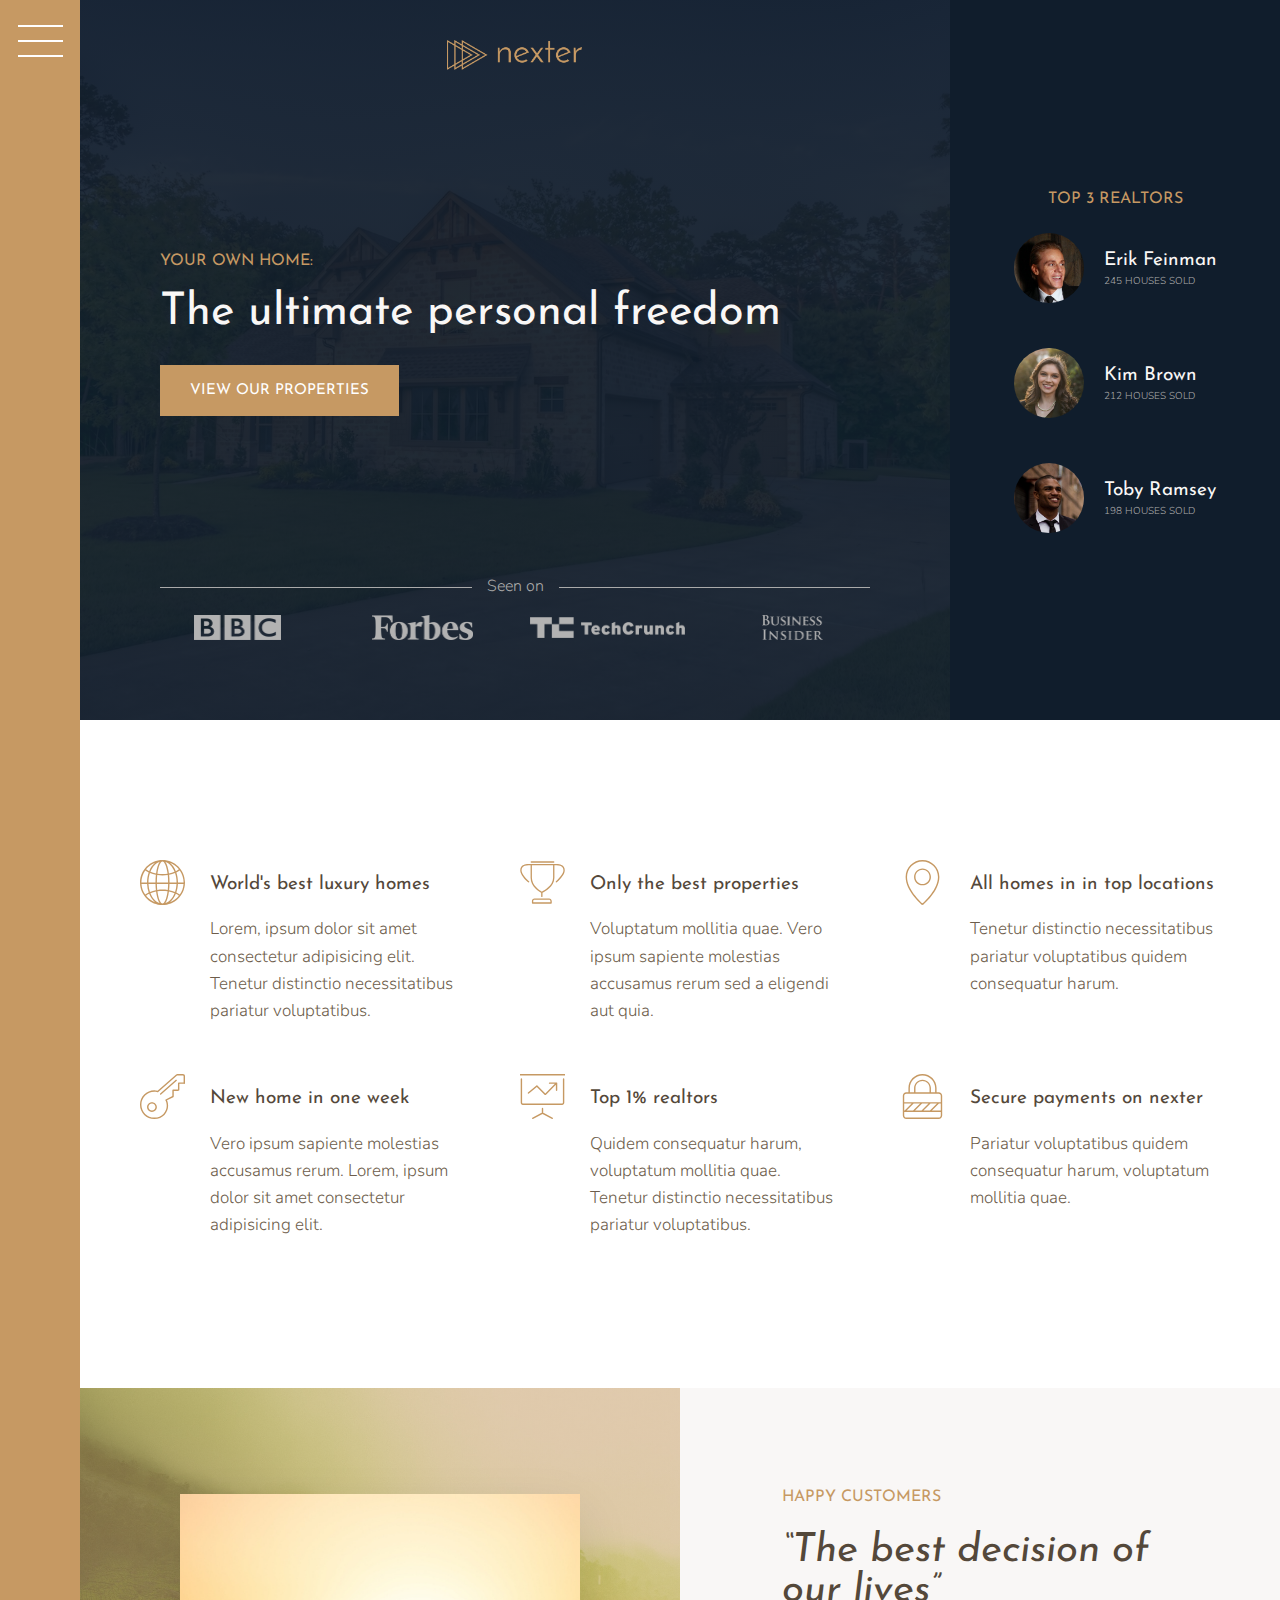
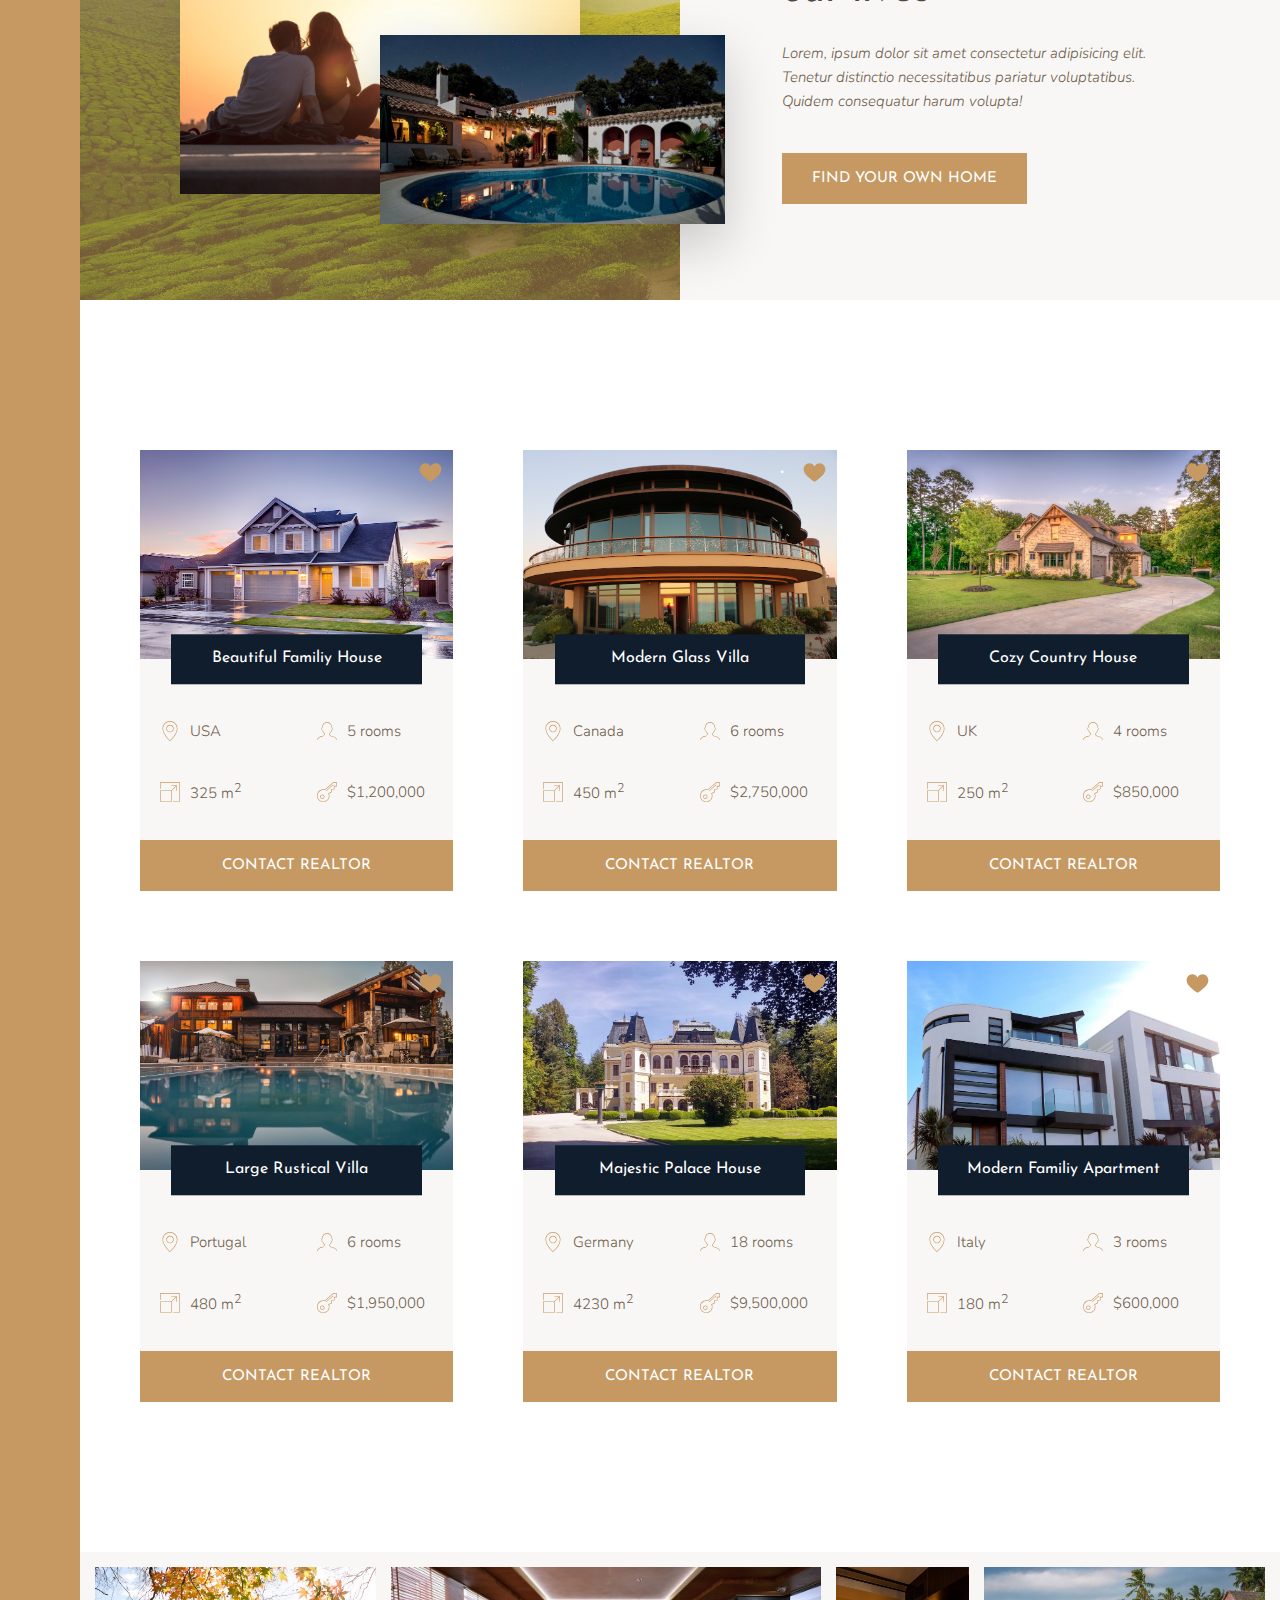
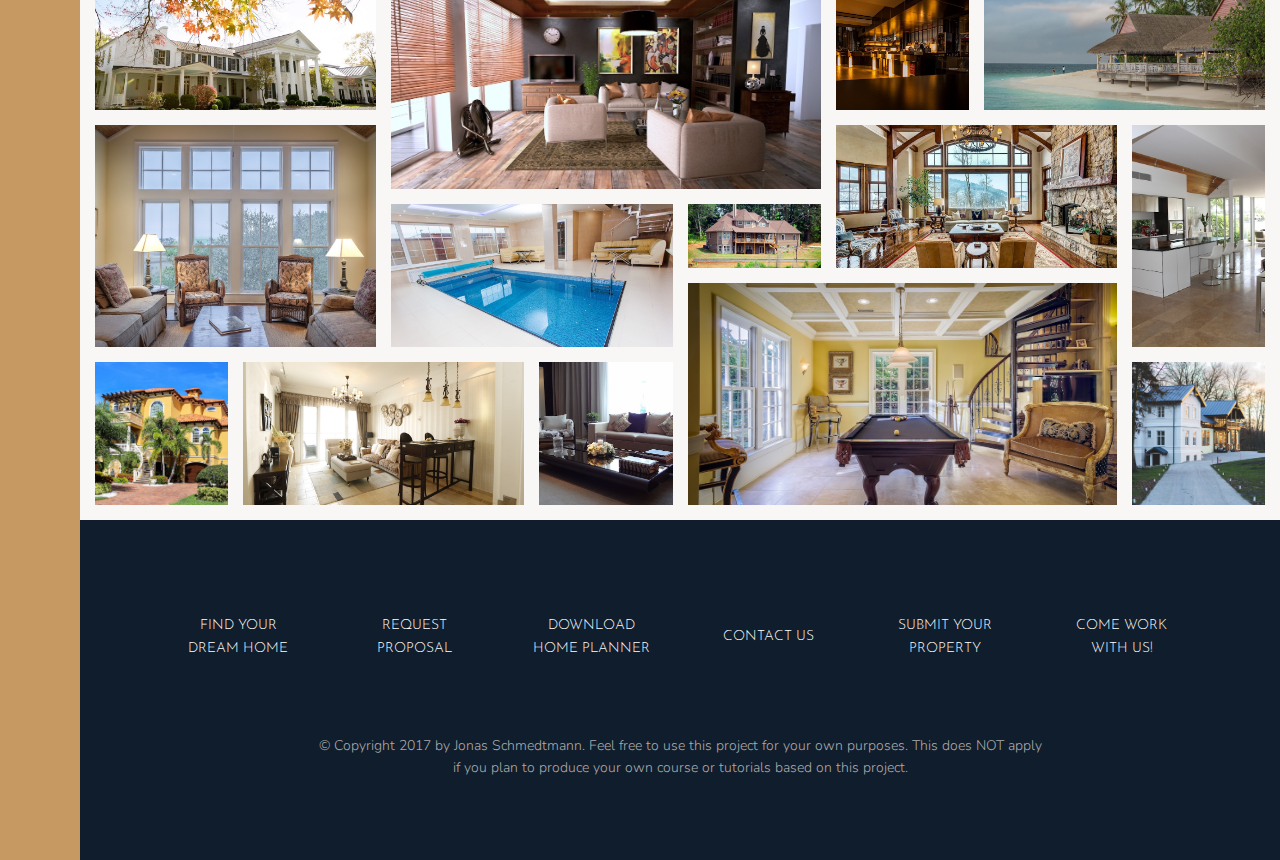
<file: Nexter/final/index.html>
<!DOCTYPE html>
<html lang="en">
    <head>
        <meta charset="UTF-8">
        <meta name="viewport" content="width=device-width, initial-scale=1.0">
        <meta http-equiv="X-UA-Compatible" content="ie=edge">
        
        <link href="https://fonts.googleapis.com/css?family=Josefin+Sans:300,400,400i|Nunito:300,300i" rel="stylesheet">
        <link rel="stylesheet" href="css/style.css">
        <link rel="shortcut icon" type="image/png" href="img/favicon.png">
        
        <title>nexter &mdash; your home, your freedom</title>
    </head>
    <body class="container">
        <div class="sidebar">
            <button class="nav-btn"></button>
        </div>

        <header class="header">
            <img src="img/logo.png" alt="Nexter logo" class="header__logo">
            <h3 class="heading-3">Your own home:</h3>
            <h1 class="heading-1">The ultimate personal freedom</h1>
            <button class="btn header__btn">View our properties</button>
            <div class="header__seenon-text">Seen on</div>
            <div class="header__seenon-logos">
                <img src="img/logo-bbc.png" alt="Seen on logo 1">
                <img src="img/logo-forbes.png" alt="Seen on logo 2">
                <img src="img/logo-techcrunch.png" alt="Seen on logo 3">
                <img src="img/logo-bi.png" alt="Seen on logo 4">
            </div>
        </header>

        <div class="realtors">
            <h3 class="heading-3">Top 3 Realtors</h3>
            <div class="realtors__list">
                <img src="img/realtor-1.jpeg" alt="Realtor 1" class="realtors__img">
                <div class="realtors__details">
                    <h4 class="heading-4 heading-4--light">Erik Feinman</h4>
                    <p class="realtors__sold">245 houses sold</p>
                </div>

                <img src="img/realtor-2.jpeg" alt="Realtor 2" class="realtors__img">
                <div class="realtors__details">
                    <h4 class="heading-4 heading-4--light">Kim Brown</h4>
                    <p class="realtors__sold">212 houses sold</p>
                </div>

                <img src="img/realtor-3.jpeg" alt="Realtor 3" class="realtors__img">
                <div class="realtors__details">
                    <h4 class="heading-4 heading-4--light">Toby Ramsey</h4>
                    <p class="realtors__sold">198 houses sold</p>
                </div>
            </div>
        </div>

        <section class="features">
            <div class="feature">
                <svg class="feature__icon">
                    <use xlink:href="img/sprite.svg#icon-global"></use>
                </svg>
                <h4 class="heading-4 heading-4--dark">World's best luxury homes</h4>
                <p class="feature__text">Lorem, ipsum dolor sit amet consectetur adipisicing elit. Tenetur distinctio necessitatibus pariatur voluptatibus.</p>
            </div>

            <div class="feature">
                <svg class="feature__icon">
                    <use xlink:href="img/sprite.svg#icon-trophy"></use>
                </svg>
                <h4 class="heading-4 heading-4--dark">Only the best properties</h4>
                <p class="feature__text">Voluptatum mollitia quae. Vero ipsum sapiente molestias accusamus rerum sed a eligendi aut quia.</p>
            </div>

            <div class="feature">
                <svg class="feature__icon">
                    <use xlink:href="img/sprite.svg#icon-map-pin"></use>
                </svg>
                <h4 class="heading-4 heading-4--dark">All homes in in top locations</h4>
                <p class="feature__text">Tenetur distinctio necessitatibus pariatur voluptatibus quidem consequatur harum.</p>
            </div>

            <div class="feature">
                <svg class="feature__icon">
                    <use xlink:href="img/sprite.svg#icon-key"></use>
                </svg>
                <h4 class="heading-4 heading-4--dark">New home in one week</h4>
                <p class="feature__text">Vero ipsum sapiente molestias accusamus rerum. Lorem, ipsum dolor sit amet consectetur adipisicing elit.</p>
            </div>

            <div class="feature">
                <svg class="feature__icon">
                    <use xlink:href="img/sprite.svg#icon-presentation"></use>
                </svg>
                <h4 class="heading-4 heading-4--dark">Top 1% realtors</h4>
                <p class="feature__text">Quidem consequatur harum, voluptatum mollitia quae. Tenetur distinctio necessitatibus pariatur voluptatibus.</p>
            </div>

            <div class="feature">
                <svg class="feature__icon">
                    <use xlink:href="img/sprite.svg#icon-lock"></use>
                </svg>
                <h4 class="heading-4 heading-4--dark">Secure payments on nexter</h4>
                <p class="feature__text">Pariatur voluptatibus quidem consequatur harum, voluptatum mollitia quae.</p>
            </div>
        </section>

        <div class="story__pictures">
            <img src="img/story-1.jpeg" alt="Couple with new house" class="story__img--1">
            <img src="img/story-2.jpeg" alt="New house" class="story__img--2">
        </div>

        <div class="story__content">
            <h3 class="heading-3 mb-sm">Happy Customers</h3>
            <h2 class="heading-2 heading-2--dark mb-md">&ldquo;The best decision of our lives&rdquo;</h2>
            <p class="story__text">
                Lorem, ipsum dolor sit amet consectetur adipisicing elit. Tenetur distinctio necessitatibus pariatur voluptatibus. Quidem consequatur harum volupta!
            </p>
            <button class="btn">Find your own home</button>
        </div>

        <section class="homes">
            <div class="home">
                <img src="img/house-1.jpeg" alt="House 1" class="home__img">
                <svg class="home__like">
                    <use xlink:href="img/sprite.svg#icon-heart-full"></use>
                </svg>
                <h5 class="home__name">Beautiful Familiy House</h5>
                <div class="home__location">
                    <svg>
                        <use xlink:href="img/sprite.svg#icon-map-pin"></use>
                    </svg>
                    <p>USA</p>
                </div>
                <div class="home__rooms">
                    <svg>
                        <use xlink:href="img/sprite.svg#icon-profile-male"></use>
                    </svg>
                    <p>5 rooms</p>
                </div>
                <div class="home__area">
                    <svg>
                        <use xlink:href="img/sprite.svg#icon-expand"></use>
                    </svg>
                    <p>325 m<sup>2</sup></p>
                </div>
                <div class="home__price">
                    <svg>
                        <use xlink:href="img/sprite.svg#icon-key"></use>
                    </svg>
                    <p>$1,200,000</p>
                </div>
                <button class="btn home__btn">Contact realtor</button>
            </div>

            
            <div class="home">
                <img src="img/house-2.jpeg" alt="House 2" class="home__img">
                <svg class="home__like">
                    <use xlink:href="img/sprite.svg#icon-heart-full"></use>
                </svg>
                <h5 class="home__name">Modern Glass Villa</h5>
                <div class="home__location">
                    <svg>
                        <use xlink:href="img/sprite.svg#icon-map-pin"></use>
                    </svg>
                    <p>Canada</p>
                </div>
                <div class="home__rooms">
                    <svg>
                        <use xlink:href="img/sprite.svg#icon-profile-male"></use>
                    </svg>
                    <p>6 rooms</p>
                </div>
                <div class="home__area">
                    <svg>
                        <use xlink:href="img/sprite.svg#icon-expand"></use>
                    </svg>
                    <p>450 m<sup>2</sup></p>
                </div>
                <div class="home__price">
                    <svg>
                        <use xlink:href="img/sprite.svg#icon-key"></use>
                    </svg>
                    <p>$2,750,000</p>
                </div>
                <button class="btn home__btn">Contact realtor</button>
            </div>

            <div class="home">
                <img src="img/house-3.jpeg" alt="House 3" class="home__img">
                <svg class="home__like">
                    <use xlink:href="img/sprite.svg#icon-heart-full"></use>
                </svg>
                <h5 class="home__name">Cozy Country House</h5>
                <div class="home__location">
                    <svg>
                        <use xlink:href="img/sprite.svg#icon-map-pin"></use>
                    </svg>
                    <p>UK</p>
                </div>
                <div class="home__rooms">
                    <svg>
                        <use xlink:href="img/sprite.svg#icon-profile-male"></use>
                    </svg>
                    <p>4 rooms</p>
                </div>
                <div class="home__area">
                    <svg>
                        <use xlink:href="img/sprite.svg#icon-expand"></use>
                    </svg>
                    <p>250 m<sup>2</sup></p>
                </div>
                <div class="home__price">
                    <svg>
                        <use xlink:href="img/sprite.svg#icon-key"></use>
                    </svg>
                    <p>$850,000</p>
                </div>
                <button class="btn home__btn">Contact realtor</button>
            </div>

            <div class="home">
                <img src="img/house-4.jpeg" alt="House 4" class="home__img">
                <svg class="home__like">
                    <use xlink:href="img/sprite.svg#icon-heart-full"></use>
                </svg>
                <h5 class="home__name">Large Rustical Villa</h5>
                <div class="home__location">
                    <svg>
                        <use xlink:href="img/sprite.svg#icon-map-pin"></use>
                    </svg>
                    <p>Portugal</p>
                </div>
                <div class="home__rooms">
                    <svg>
                        <use xlink:href="img/sprite.svg#icon-profile-male"></use>
                    </svg>
                    <p>6 rooms</p>
                </div>
                <div class="home__area">
                    <svg>
                        <use xlink:href="img/sprite.svg#icon-expand"></use>
                    </svg>
                    <p>480 m<sup>2</sup></p>
                </div>
                <div class="home__price">
                    <svg>
                        <use xlink:href="img/sprite.svg#icon-key"></use>
                    </svg>
                    <p>$1,950,000</p>
                </div>
                <button class="btn home__btn">Contact realtor</button>
            </div>

            <div class="home">
                <img src="img/house-5.jpeg" alt="House 5" class="home__img">
                <svg class="home__like">
                    <use xlink:href="img/sprite.svg#icon-heart-full"></use>
                </svg>
                <h5 class="home__name">Majestic Palace House</h5>
                <div class="home__location">
                    <svg>
                        <use xlink:href="img/sprite.svg#icon-map-pin"></use>
                    </svg>
                    <p>Germany</p>
                </div>
                <div class="home__rooms">
                    <svg>
                        <use xlink:href="img/sprite.svg#icon-profile-male"></use>
                    </svg>
                    <p>18 rooms</p>
                </div>
                <div class="home__area">
                    <svg>
                        <use xlink:href="img/sprite.svg#icon-expand"></use>
                    </svg>
                    <p>4230 m<sup>2</sup></p>
                </div>
                <div class="home__price">
                    <svg>
                        <use xlink:href="img/sprite.svg#icon-key"></use>
                    </svg>
                    <p>$9,500,000</p>
                </div>
                <button class="btn home__btn">Contact realtor</button>
            </div>

            <div class="home">
                <img src="img/house-6.jpeg" alt="House 6" class="home__img">
                <svg class="home__like">
                    <use xlink:href="img/sprite.svg#icon-heart-full"></use>
                </svg>
                <h5 class="home__name">Modern Familiy Apartment</h5>
                <div class="home__location">
                    <svg>
                        <use xlink:href="img/sprite.svg#icon-map-pin"></use>
                    </svg>
                    <p>Italy</p>
                </div>
                <div class="home__rooms">
                    <svg>
                        <use xlink:href="img/sprite.svg#icon-profile-male"></use>
                    </svg>
                    <p>3 rooms</p>
                </div>
                <div class="home__area">
                    <svg>
                        <use xlink:href="img/sprite.svg#icon-expand"></use>
                    </svg>
                    <p>180 m<sup>2</sup></p>
                </div>
                <div class="home__price">
                    <svg>
                        <use xlink:href="img/sprite.svg#icon-key"></use>
                    </svg>
                    <p>$600,000</p>
                </div>
                <button class="btn home__btn">Contact realtor</button>
            </div>
        </section>


        <section class="gallery">
            <figure class="gallery__item gallery__item--1"><img src="img/gal-1.jpeg" alt="Gallery image 1" class="gallery__img"></figure>
            <figure class="gallery__item gallery__item--2"><img src="img/gal-2.jpeg" alt="Gallery image 2" class="gallery__img"></figure>
            <figure class="gallery__item gallery__item--3"><img src="img/gal-3.jpeg" alt="Gallery image 3" class="gallery__img"></figure>
            <figure class="gallery__item gallery__item--4"><img src="img/gal-4.jpeg" alt="Gallery image 4" class="gallery__img"></figure>
            <figure class="gallery__item gallery__item--5"><img src="img/gal-5.jpeg" alt="Gallery image 5" class="gallery__img"></figure>
            <figure class="gallery__item gallery__item--6"><img src="img/gal-6.jpeg" alt="Gallery image 6" class="gallery__img"></figure>
            <figure class="gallery__item gallery__item--7"><img src="img/gal-7.jpeg" alt="Gallery image 7" class="gallery__img"></figure>
            <figure class="gallery__item gallery__item--8"><img src="img/gal-8.jpeg" alt="Gallery image 8" class="gallery__img"></figure>
            <figure class="gallery__item gallery__item--9"><img src="img/gal-9.jpeg" alt="Gallery image 9" class="gallery__img"></figure>
            <figure class="gallery__item gallery__item--10"><img src="img/gal-10.jpeg" alt="Gallery image 10" class="gallery__img"></figure>
            <figure class="gallery__item gallery__item--11"><img src="img/gal-11.jpeg" alt="Gallery image 11" class="gallery__img"></figure>
            <figure class="gallery__item gallery__item--12"><img src="img/gal-12.jpeg" alt="Gallery image 12" class="gallery__img"></figure>
            <figure class="gallery__item gallery__item--13"><img src="img/gal-13.jpeg" alt="Gallery image 13" class="gallery__img"></figure>
            <figure class="gallery__item gallery__item--14"><img src="img/gal-14.jpeg" alt="Gallery image 14" class="gallery__img"></figure>


        </section>

        <footer class="footer">
            <ul class="nav">
                    <li class="nav__item"><a href="#" class="nav__link">Find your dream home</a></li>
                    <li class="nav__item"><a href="#" class="nav__link">Request proposal</a></li>
                    <li class="nav__item"><a href="#" class="nav__link">Download home planner</a></li>
                    <li class="nav__item"><a href="#" class="nav__link">Contact us</a></li>
                    <li class="nav__item"><a href="#" class="nav__link">Submit your property</a></li>
                    <li class="nav__item"><a href="#" class="nav__link">Come work with us!</a></li>
            </ul>
            <p class="copyright">
                &copy; Copyright 2017 by Jonas Schmedtmann. Feel free to use this project for your own purposes. This does NOT apply if you plan to produce your own course or tutorials based on this project.
            </p>
        </footer>
    </body>
</html>
</file>
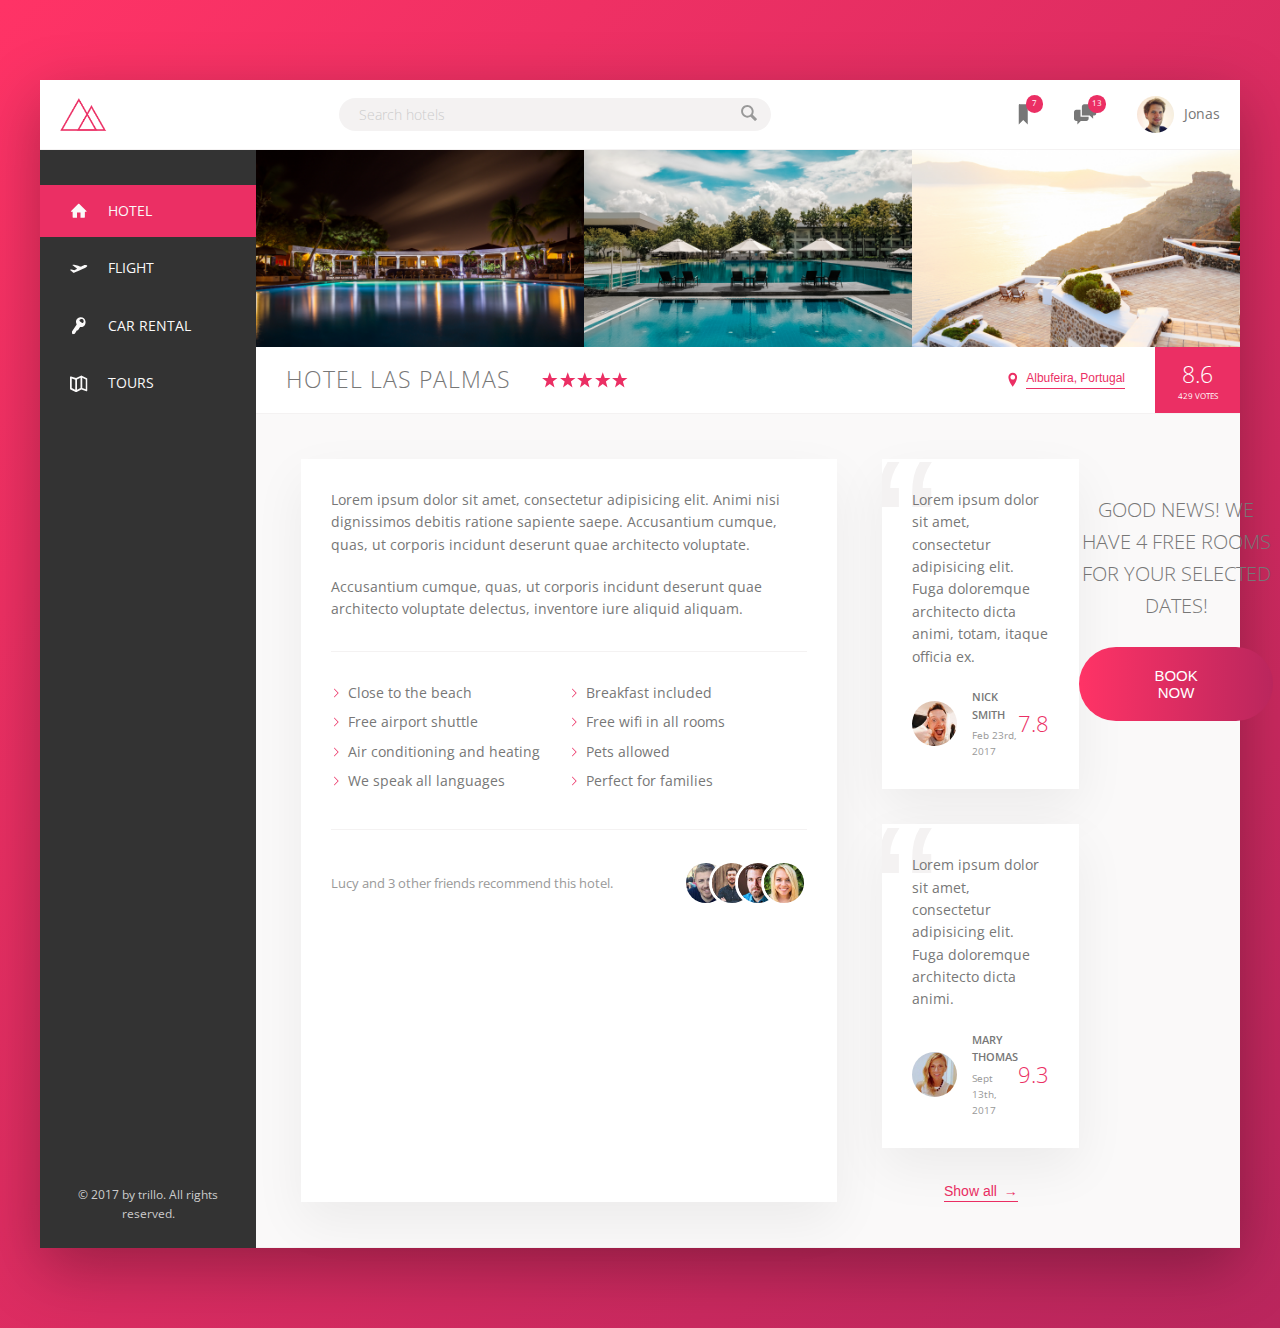
<file: Trillo/final/index.html>
<!DOCTYPE html>
<html lang="en">
    <head>
        <meta charset="UTF-8">
        <meta name="viewport" content="width=device-width, initial-scale=1.0">
        
        <link href="https://fonts.googleapis.com/css?family=Open+Sans:300,400,600" rel="stylesheet">
        <link rel="stylesheet" href="css/style.css">
        <link rel="shortcut icon" type="image/png" href="img/favicon.png">
        
        <title>trillo &mdash; Your all-in-one booking app</title>
    </head>
    <body>
        <div class="container">
            <header class="header">
                <img src="img/logo.png" alt="trillo logo" class="logo">

                <form action="#" class="search">
                    <input type="text" class="search__input" placeholder="Search hotels">
                    <button class="search__button">
                        <svg class="search__icon">
                            <use xlink:href="img/sprite.svg#icon-magnifying-glass"></use>
                        </svg>
                    </button>
                </form>

                <nav class="user-nav">
                    <div class="user-nav__icon-box">
                        <svg class="user-nav__icon">
                            <use xlink:href="img/sprite.svg#icon-bookmark"></use>
                        </svg>
                        <span class="user-nav__notification">7</span>
                    </div>
                    <div class="user-nav__icon-box">
                        <svg class="user-nav__icon">
                            <use xlink:href="img/sprite.svg#icon-chat"></use>
                        </svg>
                        <span class="user-nav__notification">13</span>
                    </div>
                    <div class="user-nav__user">
                        <img src="img/user.jpg" alt="User photo" class="user-nav__user-photo">
                        <span class="user-nav__user-name">Jonas</span>
                    </div>
                </nav>
            </header>


            <div class="content">
                <nav class="sidebar">
                    <ul class="side-nav">
                        <li class="side-nav__item side-nav__item--active">
                            <a href="#" class="side-nav__link">
                                <svg class="side-nav__icon">
                                    <use xlink:href="img/sprite.svg#icon-home"></use>
                                </svg>
                                <span>Hotel</span>
                            </a>
                        </li>
                        <li class="side-nav__item">
                            <a href="#" class="side-nav__link">
                                <svg class="side-nav__icon">
                                    <use xlink:href="img/sprite.svg#icon-aircraft-take-off"></use>
                                </svg>
                                <span>Flight</span>
                            </a>
                        </li>
                        <li class="side-nav__item">
                            <a href="#" class="side-nav__link">
                                <svg class="side-nav__icon">
                                    <use xlink:href="img/sprite.svg#icon-key"></use>
                                </svg>
                                <span>Car rental</span>
                            </a>
                        </li>
                        <li class="side-nav__item">
                            <a href="#" class="side-nav__link">
                                <svg class="side-nav__icon">
                                    <use xlink:href="img/sprite.svg#icon-map"></use>
                                </svg>
                                <span>Tours</span>
                            </a>
                        </li>
                    </ul>

                    <div class="legal">
                        &copy; 2017 by trillo. All rights reserved.
                    </div>
                </nav>



                <main class="hotel-view">
                    <div class="gallery">
                        <figure class="gallery__item">
                            <img src="img/hotel-1.jpg" alt="Photo of hotel 1" class="gallery__photo">
                        </figure>
                        <figure class="gallery__item">
                            <img src="img/hotel-2.jpg" alt="Photo of hotel 2" class="gallery__photo">
                        </figure>
                        <figure class="gallery__item">
                            <img src="img/hotel-3.jpg" alt="Photo of hotel 3" class="gallery__photo">
                        </figure>
                    </div>

                    <div class="overview">
                        <h1 class="overview__heading">
                            Hotel Las Palmas
                        </h1>

                        <div class="overview__stars">
                            <svg class="overview__icon-star">
                                <use xlink:href="img/sprite.svg#icon-star"></use>
                            </svg>
                            <svg class="overview__icon-star">
                                <use xlink:href="img/sprite.svg#icon-star"></use>
                            </svg>
                            <svg class="overview__icon-star">
                                <use xlink:href="img/sprite.svg#icon-star"></use>
                            </svg>
                            <svg class="overview__icon-star">
                                <use xlink:href="img/sprite.svg#icon-star"></use>
                            </svg>
                            <svg class="overview__icon-star">
                                <use xlink:href="img/sprite.svg#icon-star"></use>
                            </svg>
                        </div>

                        <div class="overview__location">
                            <svg class="overview__icon-location">
                                <use xlink:href="img/sprite.svg#icon-location-pin"></use>
                            </svg>
                            <button class="btn-inline">Albufeira, Portugal</button>
                        </div>

                        <div class="overview__rating">
                            <div class="overview__rating-average">8.6</div>
                            <div class="overview__rating-count">429 votes</div>
                        </div>
                    </div>

                    <div class="detail">
                        <div class="description">
                            <p class="paragraph">
                                Lorem ipsum dolor sit amet, consectetur adipisicing elit. Animi nisi dignissimos debitis ratione sapiente saepe. Accusantium cumque, quas, ut corporis incidunt deserunt quae architecto voluptate.
                            </p>
                            <p class="paragraph">
                                Accusantium cumque, quas, ut corporis incidunt deserunt quae architecto voluptate delectus, inventore iure aliquid aliquam.
                            </p>
                            <ul class="list">
                                <li class="list__item">Close to the beach</li>
                                <li class="list__item">Breakfast included</li>
                                <li class="list__item">Free airport shuttle</li>
                                <li class="list__item">Free wifi in all rooms</li>
                                <li class="list__item">Air conditioning and heating</li>
                                <li class="list__item">Pets allowed</li>
                                <li class="list__item">We speak all languages</li>
                                <li class="list__item">Perfect for families</li>
                            </ul>
                            <div class="recommend">
                                <p class="recommend__count">
                                    Lucy and 3 other friends recommend this hotel.
                                </p>
                                <div class="recommend__friends">
                                    <img src="img/user-3.jpg" alt="Friend 1" class="recommend__photo">
                                    <img src="img/user-4.jpg" alt="Friend 2" class="recommend__photo">
                                    <img src="img/user-5.jpg" alt="Friend 3" class="recommend__photo">
                                    <img src="img/user-6.jpg" alt="Friend 4" class="recommend__photo">
                                </div>
                            </div>
                        </div>

                        <div class="user-reviews">
                            <figure class="review">
                                <blockquote class="review__text">
                                    Lorem ipsum dolor sit amet, consectetur adipisicing elit. Fuga doloremque architecto dicta animi, totam, itaque officia ex.
                                </blockquote>
                                <figcaption class="review__user">
                                    <img src="img/user-1.jpg" alt="User 1" class="review__photo">
                                    <div class="review__user-box">
                                        <p class="review__user-name">Nick Smith</p>
                                        <p class="review__user-date">Feb 23rd, 2017</p>
                                    </div>
                                    <div class="review__rating">7.8</div>
                                </figcaption>
                            </figure>

                            <figure class="review">
                                <blockquote class="review__text">
                                    Lorem ipsum dolor sit amet, consectetur adipisicing elit. Fuga doloremque architecto dicta animi.
                                </blockquote>
                                <figcaption class="review__user">
                                    <img src="img/user-2.jpg" alt="User 1" class="review__photo">
                                    <div class="review__user-box">
                                        <p class="review__user-name">Mary Thomas</p>
                                        <p class="review__user-date">Sept 13th, 2017</p>
                                    </div>
                                    <div class="review__rating">9.3</div>
                                </figcaption>
                            </figure>

                            <button class="btn-inline">Show all <span>&rarr;</span></button>
                        </div>

                        <div class="cta">
                            <h2 class="cta__book-now">
                                Good news! We have 4 free rooms for your selected dates!
                            </h2>
                            <button class="btn">
                                <span class="btn__visible">Book now</span>
                                <span class="btn__invisible">Only 4 rooms left</span>
                            </button>
                        </div>

                    </div>


                </main>
            </div>
        </div>
    </body>
</html>
</file>
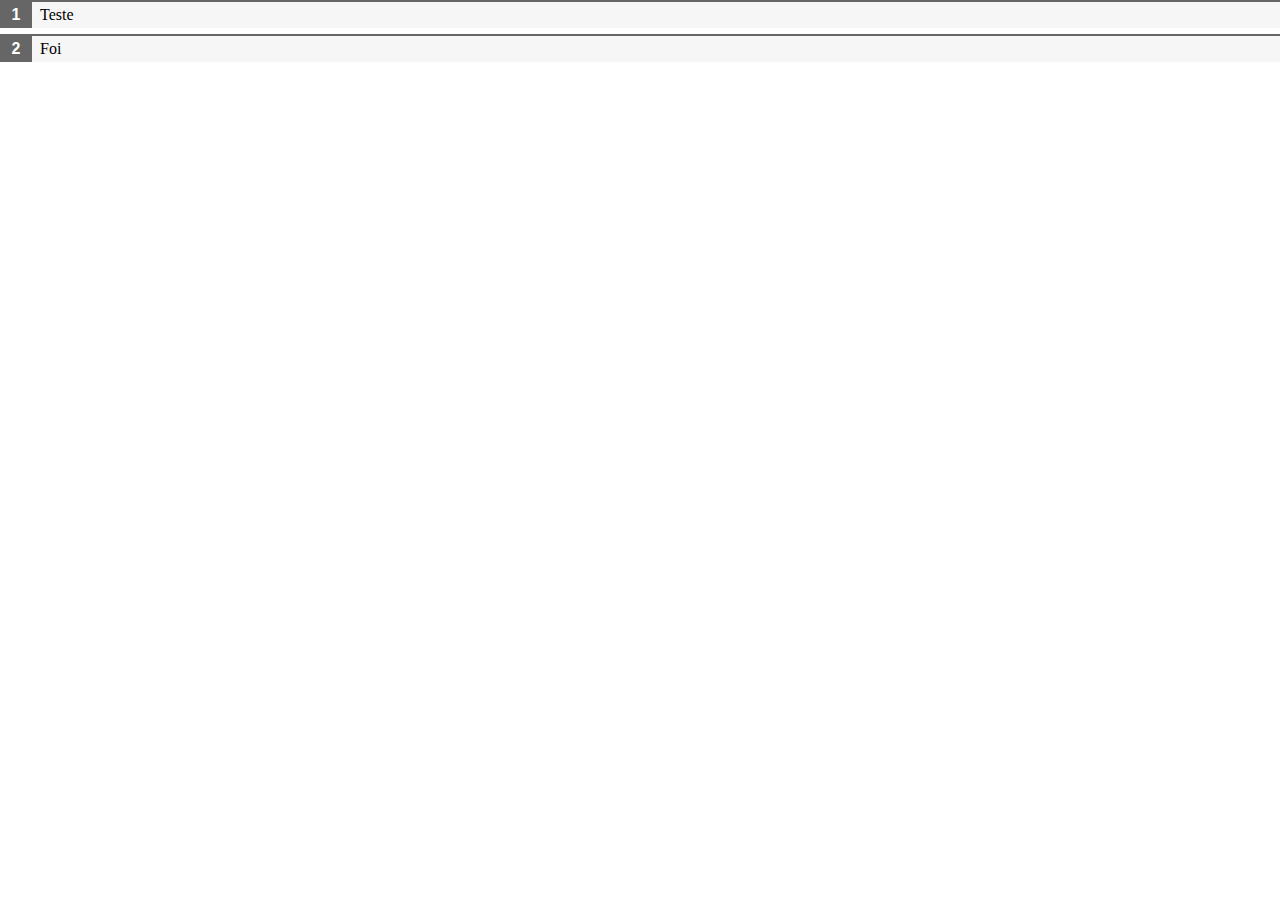
<file: testes.html>
<!DOCTYPE html>
<html lang="en">
  <head>
    <meta charset="UTF-8" />
    <meta name="viewport" content="width=device-width, initial-scale=1.0" />

    <link
      href="https://fonts.googleapis.com/css?family=Lato:100,300,400,700,900"
      rel="stylesheet"
    />

    <link rel="stylesheet" href="testes.css" />

    <title>testes</title>
  </head>
  <body>
    <ol>
      <li>
        Teste
      </li>
      <li>
        Foi
      </li>
    </ol>
  </body>
</html>
</file>
<file: Nexter/final/css/style.css>
*,
*::before,
*::after {
  margin: 0;
  padding: 0;
  box-sizing: inherit; }

html {
  box-sizing: border-box;
  font-size: 62.5%; }
  @media only screen and (max-width: 75em) {
    html {
      font-size: 50%; } }

body {
  font-family: "Nunito", sans-serif;
  color: #6D5D4B;
  font-weight: 300;
  line-height: 1.6; }

.container {
  display: grid;
  grid-template-rows: 80vh min-content 40vw repeat(3, min-content);
  grid-template-columns: [sidebar-start] 8rem [sidebar-end full-start] minmax(6rem, 1fr) [center-start] repeat(8, [col-start] minmax(min-content, 14rem) [col-end]) [center-end] minmax(6rem, 1fr) [full-end]; }
  @media only screen and (max-width: 62.5em) {
    .container {
      grid-template-rows: 6rem 80vh min-content 40vw repeat(3, min-content);
      grid-template-columns: [full-start] minmax(6rem, 1fr) [center-start] repeat(8, [col-start] minmax(min-content, 14rem) [col-end]) [center-end] minmax(6rem, 1fr) [full-end]; } }
  @media only screen and (max-width: 50em) {
    .container {
      grid-template-rows: 6rem calc(100vh - 6rem); } }

.heading-1, .heading-2, .heading-3, .heading-4 {
  font-family: "Josefin Sans", sans-serif;
  font-weight: 400; }

.heading-1 {
  font-size: 4.5rem;
  color: #f9f7f6;
  line-height: 1; }

.heading-2 {
  font-size: 4rem;
  font-style: italic;
  line-height: 1; }
  .heading-2--light {
    color: #f9f7f6; }
  .heading-2--dark {
    color: #54483A; }

.heading-3 {
  font-size: 1.6rem;
  color: #c69963;
  text-transform: uppercase; }

.heading-4 {
  font-size: 1.9rem; }
  .heading-4--light {
    color: #f9f7f6; }
  .heading-4--dark {
    color: #54483A; }

.btn {
  background-color: #c69963;
  color: #fff;
  border: none;
  border-radius: 0;
  font-family: "Josefin Sans", sans-serif;
  font-size: 1.5rem;
  text-transform: uppercase;
  padding: 1.8rem 3rem;
  cursor: pointer;
  transition: all .2s; }
  .btn:hover {
    background-color: #B28451; }

.mb-sm {
  margin-bottom: 2rem; }

.mb-md {
  margin-bottom: 3rem; }

.mb-lg {
  margin-bottom: 4rem; }

.mb-hg {
  margin-bottom: 8rem; }

.sidebar {
  background-color: #c69963;
  grid-column: sidebar-start / sidebar-end;
  grid-row: 1 / -1;
  display: flex;
  justify-content: center; }
  @media only screen and (max-width: 62.5em) {
    .sidebar {
      grid-column: 1 / -1;
      grid-row: 1 / 2;
      justify-content: flex-end;
      align-items: center; } }

.nav-btn {
  border: none;
  border-radius: 0;
  background-color: #fff;
  height: 2px;
  width: 4.5rem;
  margin-top: 4rem; }
  .nav-btn::before, .nav-btn::after {
    background-color: #fff;
    height: 2px;
    width: 4.5rem;
    content: "";
    display: block; }
  .nav-btn::before {
    transform: translateY(-1.5rem); }
  .nav-btn::after {
    transform: translateY(1.3rem); }
  @media only screen and (max-width: 62.5em) {
    .nav-btn {
      margin-top: 0;
      margin-right: 3rem; }
      .nav-btn::before {
        transform: translateY(-1.2rem); }
      .nav-btn::after {
        transform: translateY(1rem); } }

.header {
  background-color: #54483A;
  grid-column: full-start / col-end 6;
  background-image: linear-gradient(rgba(16, 29, 44, 0.93), rgba(16, 29, 44, 0.93)), url(../img/hero.jpeg);
  background-size: cover;
  background-position: center;
  padding: 8rem;
  padding-top: 4rem;
  display: grid;
  grid-template-rows: 1fr min-content minmax(6rem, min-content) 1fr;
  grid-template-columns: minmax(min-content, max-content);
  grid-row-gap: 1.5rem;
  justify-content: center; }
  @media only screen and (max-width: 50em) {
    .header {
      grid-column: 1 / -1; } }
  @media only screen and (max-width: 37.5em) {
    .header {
      padding: 5rem; } }
  .header__logo {
    height: 3rem;
    justify-self: center; }
  .header__btn {
    align-self: start;
    justify-self: start; }
  .header__seenon-text {
    display: grid;
    grid-template-columns: 1fr max-content 1fr;
    grid-column-gap: 1.5rem;
    align-items: center;
    font-size: 1.6rem;
    color: #aaa; }
    .header__seenon-text::before, .header__seenon-text::after {
      content: "";
      height: 1px;
      display: block;
      background-color: currentColor; }
  .header__seenon-logos {
    display: grid;
    grid-template-columns: repeat(4, 1fr);
    grid-column-gap: 3rem;
    justify-items: center;
    align-items: center; }
    .header__seenon-logos img {
      max-height: 2.5rem;
      max-width: 100%;
      filter: brightness(70%); }

.realtors {
  background-color: #101d2c;
  grid-column: col-start 7 / full-end;
  padding: 3rem;
  display: grid;
  align-content: center;
  justify-content: center;
  justify-items: center;
  grid-row-gap: 2rem; }
  @media only screen and (max-width: 50em) {
    .realtors {
      grid-column: 1 / -1; } }
  .realtors__list {
    display: grid;
    grid-template-columns: min-content max-content;
    grid-column-gap: 2rem;
    grid-row-gap: 5vh;
    align-items: center; }
    @media only screen and (max-width: 50em) {
      .realtors__list {
        grid-template-columns: repeat(3, min-content max-content); } }
    @media only screen and (max-width: 37.5em) {
      .realtors__list {
        grid-template-columns: min-content max-content; } }
  .realtors__img {
    width: 7rem;
    border-radius: 50%;
    display: block; }
  .realtors__sold {
    text-transform: uppercase;
    color: #aaa;
    margin-top: -3px; }

.features {
  grid-column: center-start / center-end;
  margin: 15rem 0; }
  @supports (display: grid) {
    .features {
      display: grid;
      grid-template-columns: repeat(auto-fit, minmax(25rem, 1fr));
      grid-gap: 6rem;
      align-items: start; } }

.feature {
  float: left;
  width: 33.3333%;
  margin-bottom: 6rem;
  display: grid;
  grid-template-columns: min-content 1fr;
  grid-row-gap: 1.5rem;
  grid-column-gap: 2.5rem; }
  @supports (display: grid) {
    .feature {
      width: auto;
      margin-bottom: 0; } }
  .feature__icon {
    fill: #c69963;
    width: 4.5rem;
    height: 4.5rem;
    grid-row: 1 / span 2;
    transform: translateY(-1rem); }
  .feature__text {
    font-size: 1.7rem; }

.story__pictures {
  background-color: #c69963;
  grid-column: full-start / col-end 4;
  background-image: linear-gradient(rgba(198, 153, 99, 0.5), rgba(198, 153, 99, 0.5)), url(../img/back.jpg);
  background-size: cover;
  display: grid;
  grid-template-rows: repeat(6, 1fr);
  grid-template-columns: repeat(6, 1fr);
  align-items: center; }
  @media only screen and (max-width: 50em) {
    .story__pictures {
      grid-column: 1 / -1;
      padding: 6rem; } }

.story__img--1 {
  width: 100%;
  grid-row: 2 / 6;
  grid-column: 2 / 6;
  box-shadow: 0 2rem 5rem rgba(0, 0, 0, 0.1); }
  @media only screen and (max-width: 50em) {
    .story__img--1 {
      grid-column: 1 / 5;
      grid-row: 1 / -1; } }

.story__img--2 {
  width: 115%;
  grid-row: 4 / 6;
  grid-column: 4 / 7;
  z-index: 20;
  box-shadow: 0 2rem 5rem rgba(0, 0, 0, 0.2); }
  @media only screen and (max-width: 50em) {
    .story__img--2 {
      grid-row: 1 / -1;
      width: 100%; } }

.story__content {
  background-color: #f9f7f6;
  grid-column: col-start 5 / full-end;
  padding: 6rem 8vw;
  /*
        display: flex;
        flex-direction: column;
        justify-content: center;
        align-items: flex-start;
        */
  display: grid;
  align-content: center;
  justify-items: start; }
  @media only screen and (max-width: 50em) {
    .story__content {
      grid-column: 1 / -1;
      grid-row: 5 / 6; } }

.story__text {
  font-size: 1.5rem;
  font-style: italic;
  margin-bottom: 4rem; }

.homes {
  grid-column: center-start / center-end;
  margin: 15rem 0;
  display: grid;
  grid-template-columns: repeat(auto-fit, minmax(25rem, 1fr));
  grid-gap: 7rem; }

.home {
  background-color: #f9f7f6;
  display: grid;
  grid-template-columns: repeat(2, 1fr);
  grid-row-gap: 3.5rem; }
  .home__img {
    width: 100%;
    grid-row: 1 / 2;
    grid-column: 1 / -1;
    z-index: 1; }
  .home__like {
    grid-row: 1 / 2;
    grid-column: 2 / 3;
    fill: #c69963;
    height: 2.5rem;
    width: 2.5rem;
    z-index: 2;
    justify-self: end;
    margin: 1rem; }
  .home__name {
    grid-row: 1 / 2;
    grid-column: 1 / -1;
    justify-self: center;
    align-self: end;
    z-index: 3;
    width: 80%;
    font-family: "Josefin Sans", sans-serif;
    font-size: 1.6rem;
    text-align: center;
    padding: 1.25rem;
    background-color: #101d2c;
    color: #fff;
    font-weight: 400;
    transform: translateY(50%); }
  .home__location, .home__rooms {
    margin-top: 2.5rem; }
  .home__location, .home__rooms, .home__area, .home__price {
    font-size: 1.5rem;
    margin-left: 2rem;
    display: flex;
    align-items: center; }
    .home__location svg, .home__rooms svg, .home__area svg, .home__price svg {
      fill: #c69963;
      height: 2rem;
      width: 2rem;
      margin-right: 1rem; }
  .home__btn {
    grid-column: 1 / -1; }

.gallery {
  background-color: #f9f7f6;
  grid-column: full-start / full-end;
  display: grid;
  /*grid-template-columns: repeat(8, 1fr);
    grid-template-rows: repeat(7, 5vw);*/
  grid-template: repeat(7, 5vw)/repeat(8, 1fr);
  grid-gap: 1.5rem;
  padding: 1.5rem; }
  .gallery__item--1 {
    grid-row: 1 / span 2;
    grid-column: 1 / span 2; }
  .gallery__item--2 {
    grid-row: 1 / span 3;
    grid-column: 3 / span 3; }
  .gallery__item--3 {
    grid-row: 1 / span 2;
    grid-column: 6 / 7; }
  .gallery__item--4 {
    grid-row: 1 / span 2;
    grid-column: 7 / -1; }
  .gallery__item--5 {
    grid-row: 3 / span 3;
    grid-column: 1 / span 2; }
  .gallery__item--6 {
    grid-row: 4 / span 2;
    grid-column: 3 / span 2; }
  .gallery__item--7 {
    grid-row: 4 / 5;
    grid-column: 5 / 6; }
  .gallery__item--8 {
    grid-row: 3 / span 2;
    grid-column: 6 / span 2; }
  .gallery__item--9 {
    grid-row: 3 / span 3;
    grid-column: 8 / -1; }
  .gallery__item--10 {
    grid-row: 6 / span 2;
    grid-column: 1 / 2; }
  .gallery__item--11 {
    grid-row: 6 / span 2;
    grid-column: 2 / span 2; }
  .gallery__item--12 {
    grid-row: 6 / span 2;
    grid-column: 4 / 5; }
  .gallery__item--13 {
    grid-row: 5 / span 3;
    grid-column: 5 / span 3; }
  .gallery__item--14 {
    grid-row: 6 / span 2;
    grid-column: 8 / -1; }
  .gallery__img {
    width: 100%;
    height: 100%;
    object-fit: cover;
    display: block; }

.footer {
  background-color: #101d2c;
  grid-column: full-start / full-end;
  padding: 8rem; }

.nav {
  list-style: none;
  display: grid;
  grid-template-columns: repeat(auto-fit, minmax(15rem, 1fr));
  grid-gap: 2rem;
  align-items: center; }
  .nav__link:link, .nav__link:visited {
    font-size: 1.4rem;
    color: #fff;
    text-decoration: none;
    font-family: "Josefin Sans", sans-serif;
    text-transform: uppercase;
    text-align: center;
    padding: 1.5rem;
    display: block;
    transition: all .2s; }
  .nav__link:hover, .nav__link:active {
    background-color: rgba(255, 255, 255, 0.05);
    transform: translateY(-3px); }

.copyright {
  font-size: 1.4rem;
  color: #aaa;
  margin-top: 6rem;
  margin-right: auto;
  margin-left: auto;
  text-align: center;
  width: 70%; }
</file>
<file: Trillo/final/css/style.css>
:root{--color-primary:#eb2f64;--color-primary-light:#FF3366;--color-primary-dark:#BA265D;--color-grey-light-1:#faf9f9;--color-grey-light-2:#f4f2f2;--color-grey-light-3:#f0eeee;--color-grey-light-4:#ccc;--color-grey-dark-1:#333;--color-grey-dark-2:#777;--color-grey-dark-3:#999;--shadow-dark:0 2rem 6rem rgba(0,0,0,0.3);--shadow-light:0 2rem 5rem rgba(0,0,0,0.06);--line:1px solid var(--color-grey-light-2)}*{margin:0;padding:0}*,*::before,*::after{-webkit-box-sizing:inherit;box-sizing:inherit}html{-webkit-box-sizing:border-box;box-sizing:border-box;font-size:62.5%}@media only screen and (max-width: 68.75em){html{font-size:50%}}body{font-family:'Open Sans', sans-serif;font-weight:400;line-height:1.6;color:var(--color-grey-dark-2);background-image:-webkit-gradient(linear, left top, right bottom, from(var(--color-primary-light)), to(var(--color-primary-dark)));background-image:linear-gradient(to right bottom, var(--color-primary-light), var(--color-primary-dark));background-size:cover;background-repeat:no-repeat;min-height:100vh}.container{max-width:120rem;margin:8rem auto;background-color:var(--color-grey-light-1);-webkit-box-shadow:var(--shadow-dark);box-shadow:var(--shadow-dark);min-height:50rem}@media only screen and (max-width: 75em){.container{margin:0;max-width:100%;width:100%}}.header{font-size:1.4rem;height:7rem;background-color:#fff;border-bottom:var(--line);display:-webkit-box;display:-ms-flexbox;display:flex;-webkit-box-pack:justify;-ms-flex-pack:justify;justify-content:space-between;-webkit-box-align:center;-ms-flex-align:center;align-items:center}@media only screen and (max-width: 31.25em){.header{-ms-flex-wrap:wrap;flex-wrap:wrap;-ms-flex-line-pack:distribute;align-content:space-around;height:11rem}}.content{display:-webkit-box;display:-ms-flexbox;display:flex}@media only screen and (max-width: 56.25em){.content{-webkit-box-orient:vertical;-webkit-box-direction:normal;-ms-flex-direction:column;flex-direction:column}}.sidebar{background-color:var(--color-grey-dark-1);-webkit-box-flex:0;-ms-flex:0 0 18%;flex:0 0 18%;display:-webkit-box;display:-ms-flexbox;display:flex;-webkit-box-orient:vertical;-webkit-box-direction:normal;-ms-flex-direction:column;flex-direction:column;-webkit-box-pack:justify;-ms-flex-pack:justify;justify-content:space-between}.hotel-view{background-color:#fff;-webkit-box-flex:1;-ms-flex:1;flex:1}.detail{font-size:1.4rem;display:-webkit-box;display:-ms-flexbox;display:flex;padding:4.5rem;background-color:var(--color-grey-light-1);border-bottom:var(--line)}@media only screen and (max-width: 56.25em){.detail{padding:3rem}}@media only screen and (max-width: 37.5em){.detail{-webkit-box-orient:vertical;-webkit-box-direction:normal;-ms-flex-direction:column;flex-direction:column}}.description{background-color:#fff;-webkit-box-shadow:var(--shadow-light);box-shadow:var(--shadow-light);padding:3rem;-webkit-box-flex:0;-ms-flex:0 0 60%;flex:0 0 60%;margin-right:4.5rem}@media only screen and (max-width: 56.25em){.description{padding:2rem;margin-right:3rem}}@media only screen and (max-width: 37.5em){.description{margin-right:0;margin-bottom:3rem}}.user-reviews{-webkit-box-flex:1;-ms-flex:1;flex:1;display:-webkit-box;display:-ms-flexbox;display:flex;-webkit-box-orient:vertical;-webkit-box-direction:normal;-ms-flex-direction:column;flex-direction:column;-webkit-box-align:center;-ms-flex-align:center;align-items:center}.logo{height:3.25rem;margin-left:2rem}.search{-webkit-box-flex:0;-ms-flex:0 0 40%;flex:0 0 40%;display:-webkit-box;display:-ms-flexbox;display:flex;-webkit-box-align:center;-ms-flex-align:center;align-items:center;-webkit-box-pack:center;-ms-flex-pack:center;justify-content:center}@media only screen and (max-width: 31.25em){.search{-webkit-box-ordinal-group:2;-ms-flex-order:1;order:1;-webkit-box-flex:0;-ms-flex:0 0 100%;flex:0 0 100%;background-color:var(--color-grey-light-2)}}.search__input{font-family:inherit;font-size:inherit;color:inherit;background-color:var(--color-grey-light-2);border:none;padding:.7rem 2rem;border-radius:100px;width:90%;-webkit-transition:all .2s;transition:all .2s;margin-right:-3.25rem}.search__input:focus{outline:none;width:100%;background-color:var(--color-grey-light-3)}.search__input::-webkit-input-placeholder{font-weight:100;color:var(--color-grey-light-4)}.search__input:focus+.search__button{background-color:var(--color-grey-light-3)}.search__button{border:none;background-color:var(--color-grey-light-2)}.search__button:focus{outline:none}.search__button:active{-webkit-transform:translateY(2px);transform:translateY(2px)}.search__icon{height:2rem;width:2rem;fill:var(--color-grey-dark-3)}.user-nav{-ms-flex-item-align:stretch;align-self:stretch;display:-webkit-box;display:-ms-flexbox;display:flex;-webkit-box-align:center;-ms-flex-align:center;align-items:center}.user-nav>*{padding:0 2rem;cursor:pointer;height:100%;display:-webkit-box;display:-ms-flexbox;display:flex;-webkit-box-align:center;-ms-flex-align:center;align-items:center}.user-nav>*:hover{background-color:var(--color-grey-light-2)}.user-nav__icon-box{position:relative}.user-nav__icon{height:2.25rem;width:2.25rem;fill:var(--color-grey-dark-2)}.user-nav__notification{font-size:.8rem;height:1.75rem;width:1.75rem;border-radius:50%;background-color:var(--color-primary);color:#fff;position:absolute;top:1.5rem;right:1.1rem;display:-webkit-box;display:-ms-flexbox;display:flex;-webkit-box-pack:center;-ms-flex-pack:center;justify-content:center;-webkit-box-align:center;-ms-flex-align:center;align-items:center}.user-nav__user-photo{height:3.75rem;border-radius:50%;margin-right:1rem}.side-nav{font-size:1.4rem;list-style:none;margin-top:3.5rem}@media only screen and (max-width: 56.25em){.side-nav{display:-webkit-box;display:-ms-flexbox;display:flex;margin:0}}.side-nav__item{position:relative}.side-nav__item:not(:last-child){margin-bottom:.5rem}@media only screen and (max-width: 56.25em){.side-nav__item:not(:last-child){margin:0}}@media only screen and (max-width: 56.25em){.side-nav__item{-webkit-box-flex:1;-ms-flex:1;flex:1}}.side-nav__item::before{content:"";position:absolute;top:0;left:0;height:100%;width:3px;background-color:var(--color-primary);-webkit-transform:scaleY(0);transform:scaleY(0);-webkit-transition:width 0.4s cubic-bezier(1, 0, 0, 1) 0.2s,background-color 0.1s,-webkit-transform 0.2s;transition:width 0.4s cubic-bezier(1, 0, 0, 1) 0.2s,background-color 0.1s,-webkit-transform 0.2s;transition:transform 0.2s,width 0.4s cubic-bezier(1, 0, 0, 1) 0.2s,background-color 0.1s;transition:transform 0.2s,width 0.4s cubic-bezier(1, 0, 0, 1) 0.2s,background-color 0.1s,-webkit-transform 0.2s}.side-nav__item:hover::before,.side-nav__item--active::before{-webkit-transform:scaleY(1);transform:scaleY(1);width:100%}.side-nav__item:active::before{background-color:var(--color-primary-light)}.side-nav__link:link,.side-nav__link:visited{color:var(--color-grey-light-1);text-decoration:none;text-transform:uppercase;display:block;padding:1.5rem 3rem;position:relative;z-index:10;display:-webkit-box;display:-ms-flexbox;display:flex;-webkit-box-align:center;-ms-flex-align:center;align-items:center}@media only screen and (max-width: 56.25em){.side-nav__link:link,.side-nav__link:visited{-webkit-box-pack:center;-ms-flex-pack:center;justify-content:center;padding:2rem}}@media only screen and (max-width: 37.5em){.side-nav__link:link,.side-nav__link:visited{-webkit-box-orient:vertical;-webkit-box-direction:normal;-ms-flex-direction:column;flex-direction:column;padding:1.5rem .5rem}}.side-nav__icon{width:1.75rem;height:1.75rem;margin-right:2rem;fill:currentColor}@media only screen and (max-width: 37.5em){.side-nav__icon{margin-right:0;margin-bottom:.7rem;width:1.5rem;height:1.5rem}}.legal{font-size:1.2rem;color:var(--color-grey-light-4);text-align:center;padding:2.5rem}@media only screen and (max-width: 56.25em){.legal{display:none}}.gallery{display:-webkit-box;display:-ms-flexbox;display:flex}.gallery__photo{width:100%;display:block}.overview{display:-webkit-box;display:-ms-flexbox;display:flex;-webkit-box-align:center;-ms-flex-align:center;align-items:center;border-bottom:var(--line)}.overview__heading{font-size:2.25rem;font-weight:300;text-transform:uppercase;letter-spacing:1px;padding:1.5rem 3rem}@media only screen and (max-width: 37.5em){.overview__heading{font-size:1.8rem;padding:1.25rem 2rem}}.overview__stars{margin-right:auto;display:-webkit-box;display:-ms-flexbox;display:flex}.overview__icon-star,.overview__icon-location{width:1.75rem;height:1.75rem;fill:var(--color-primary)}.overview__location{font-size:1.2rem;display:-webkit-box;display:-ms-flexbox;display:flex;vertical-align:center}.overview__icon-location{margin-right:.5rem}.overview__rating{background-color:var(--color-primary);color:#fff;margin-left:3rem;padding:0 2.25rem;-ms-flex-item-align:stretch;align-self:stretch;display:-webkit-box;display:-ms-flexbox;display:flex;-webkit-box-orient:vertical;-webkit-box-direction:normal;-ms-flex-direction:column;flex-direction:column;-webkit-box-align:center;-ms-flex-align:center;align-items:center;-webkit-box-pack:center;-ms-flex-pack:center;justify-content:center}@media only screen and (max-width: 37.5em){.overview__rating{padding:0 1.5rem}}.overview__rating-average{font-size:2.25rem;font-weight:300;margin-bottom:-3px}@media only screen and (max-width: 37.5em){.overview__rating-average{font-size:1.8rem}}.overview__rating-count{font-size:.8rem;text-transform:uppercase}@media only screen and (max-width: 37.5em){.overview__rating-count{font-size:.5rem}}.btn-inline{border:none;color:var(--color-primary);font-size:inherit;border-bottom:1px solid currentColor;padding-bottom:2px;display:inline-block;background-color:transparent;cursor:pointer;-webkit-transition:all .2s;transition:all .2s}.btn-inline span{margin-left:3px;-webkit-transition:margin-left .2s;transition:margin-left .2s}.btn-inline:hover{color:var(--color-grey-dark-1)}.btn-inline:hover span{margin-left:8px}.btn-inline:focus{outline:none;-webkit-animation:pulsate 1s infinite;animation:pulsate 1s infinite}@-webkit-keyframes pulsate{0%{-webkit-transform:scale(1);transform:scale(1);-webkit-box-shadow:none;box-shadow:none}50%{-webkit-transform:scale(1.05);transform:scale(1.05);-webkit-box-shadow:0 1rem 4rem rgba(0,0,0,0.25);box-shadow:0 1rem 4rem rgba(0,0,0,0.25)}100%{-webkit-transform:scale(1);transform:scale(1);-webkit-box-shadow:none;box-shadow:none}}@keyframes pulsate{0%{-webkit-transform:scale(1);transform:scale(1);-webkit-box-shadow:none;box-shadow:none}50%{-webkit-transform:scale(1.05);transform:scale(1.05);-webkit-box-shadow:0 1rem 4rem rgba(0,0,0,0.25);box-shadow:0 1rem 4rem rgba(0,0,0,0.25)}100%{-webkit-transform:scale(1);transform:scale(1);-webkit-box-shadow:none;box-shadow:none}}.paragraph:not(:last-of-type){margin-bottom:2rem}.list{list-style:none;margin:3rem 0;padding:3rem 0;border-top:var(--line);border-bottom:var(--line);display:-webkit-box;display:-ms-flexbox;display:flex;-ms-flex-wrap:wrap;flex-wrap:wrap}.list__item{-webkit-box-flex:0;-ms-flex:0 0 50%;flex:0 0 50%;margin-bottom:.7rem}.list__item::before{content:"";display:inline-block;height:1rem;width:1rem;margin-right:.7rem;background-image:url(../img/chevron-thin-right.svg);background-size:cover}@supports (-webkit-mask-image: url()) or (mask-image: url()){.list__item::before{background-color:var(--color-primary);-webkit-mask-image:url(../img/chevron-thin-right.svg);-webkit-mask-size:cover;mask-image:url(../img/chevron-thin-right.svg);mask-size:cover;background-image:none}}.recommend{font-size:1.3rem;color:var(--color-grey-dark-3);display:-webkit-box;display:-ms-flexbox;display:flex;-webkit-box-align:center;-ms-flex-align:center;align-items:center}.recommend__count{margin-right:auto}.recommend__friends{display:-webkit-box;display:-ms-flexbox;display:flex}.recommend__photo{-webkit-box-sizing:content-box;box-sizing:content-box;height:4rem;width:4rem;border-radius:50%;border:3px solid #fff}.recommend__photo:not(:last-child){margin-right:-2rem}.review{background-color:#fff;-webkit-box-shadow:var(--shadow-light);box-shadow:var(--shadow-light);padding:3rem;margin-bottom:3.5rem;position:relative;overflow:hidden}@media only screen and (max-width: 56.25em){.review{padding:2rem;margin-bottom:3rem}}.review__text{margin-bottom:2rem;z-index:10;position:relative}.review__user{display:-webkit-box;display:-ms-flexbox;display:flex;-webkit-box-align:center;-ms-flex-align:center;align-items:center}.review__photo{height:4.5rem;width:4.5rem;border-radius:50%;margin-right:1.5rem}.review__user-box{margin-right:auto}.review__user-name{font-size:1.1rem;font-weight:600;text-transform:uppercase;margin-bottom:.4rem}.review__user-date{font-size:1rem;color:var(--color-grey-dark-3)}.review__rating{color:var(--color-primary);font-size:2.2rem;font-weight:300}.review::before{content:"\201C";position:absolute;top:-2.75rem;left:-1rem;line-height:1;font-size:20rem;color:var(--color-grey-light-2);font-family:sans-serif;z-index:1}.cta{padding:3.5rem 0;text-align:center}@media only screen and (max-width: 56.25em){.cta{padding:2.5rem 0}}.cta__book-now{font-size:2rem;font-weight:300;text-transform:uppercase;margin-bottom:2.5rem}.btn{font-size:1.5rem;font-weight:300;text-transform:uppercase;border-radius:100px;border:none;background-image:-webkit-gradient(linear, left top, right top, from(var(--color-primary-light)), to(var(--color-primary-dark)));background-image:linear-gradient(to right, var(--color-primary-light), var(--color-primary-dark));color:#fff;position:relative;overflow:hidden;cursor:pointer}.btn>*{display:inline-block;height:100%;width:100%;-webkit-transition:all .2s;transition:all .2s}.btn__visible{padding:2rem 7.5rem}.btn__invisible{position:absolute;padding:2rem 0;left:0;top:-100%}.btn:hover{background-image:-webkit-gradient(linear, right top, left top, from(var(--color-primary-light)), to(var(--color-primary-dark)));background-image:linear-gradient(to left, var(--color-primary-light), var(--color-primary-dark))}.btn:hover .btn__visible{-webkit-transform:translateY(100%);transform:translateY(100%)}.btn:hover .btn__invisible{top:0}.btn:focus{outline:none;-webkit-animation:pulsate 1s infinite;animation:pulsate 1s infinite}
</file>
<file: testes.css>
* {
  margin: 0;
  padding: 0;
  box-sizing: border-box;
}

ol {
  counter-reset: li; /* Initiate a counter */
  margin-left: 0; /* Remove the default left margin */
  padding-left: 0; /* Remove the default left padding */
}
ol > li {
  position: relative; /* Create a positioning context */
  margin: 0 0 6px 2em; /* Give each list item a left margin to make room for the numbers */
  padding: 4px 8px; /* Add some spacing around the content */
  list-style: none; /* Disable the normal item numbering */
  border-top: 2px solid #666;
  background: #f6f6f6;
}
ol > li:before {
  content: counter(li); /* Use the counter as content */
  counter-increment: li; /* Increment the counter by 1 */
  /* Position and style the number */
  position: absolute;
  top: -2px;
  left: -2em;
  -moz-box-sizing: border-box;
  -webkit-box-sizing: border-box;
  box-sizing: border-box;
  width: 2em;
  /* Some space between the number and the content in browsers that support
	   generated content but not positioning it (Camino 2 is one example) */
  margin-right: 8px;
  padding: 4px;
  border-top: 2px solid #666;
  color: #fff;
  background: #666;
  font-weight: bold;
  font-family: "Helvetica Neue", Arial, sans-serif;
  text-align: center;
}
li ol,
li ul {
  margin-top: 6px;
}
ol ol li:last-child {
  margin-bottom: 0;
}
</file>
